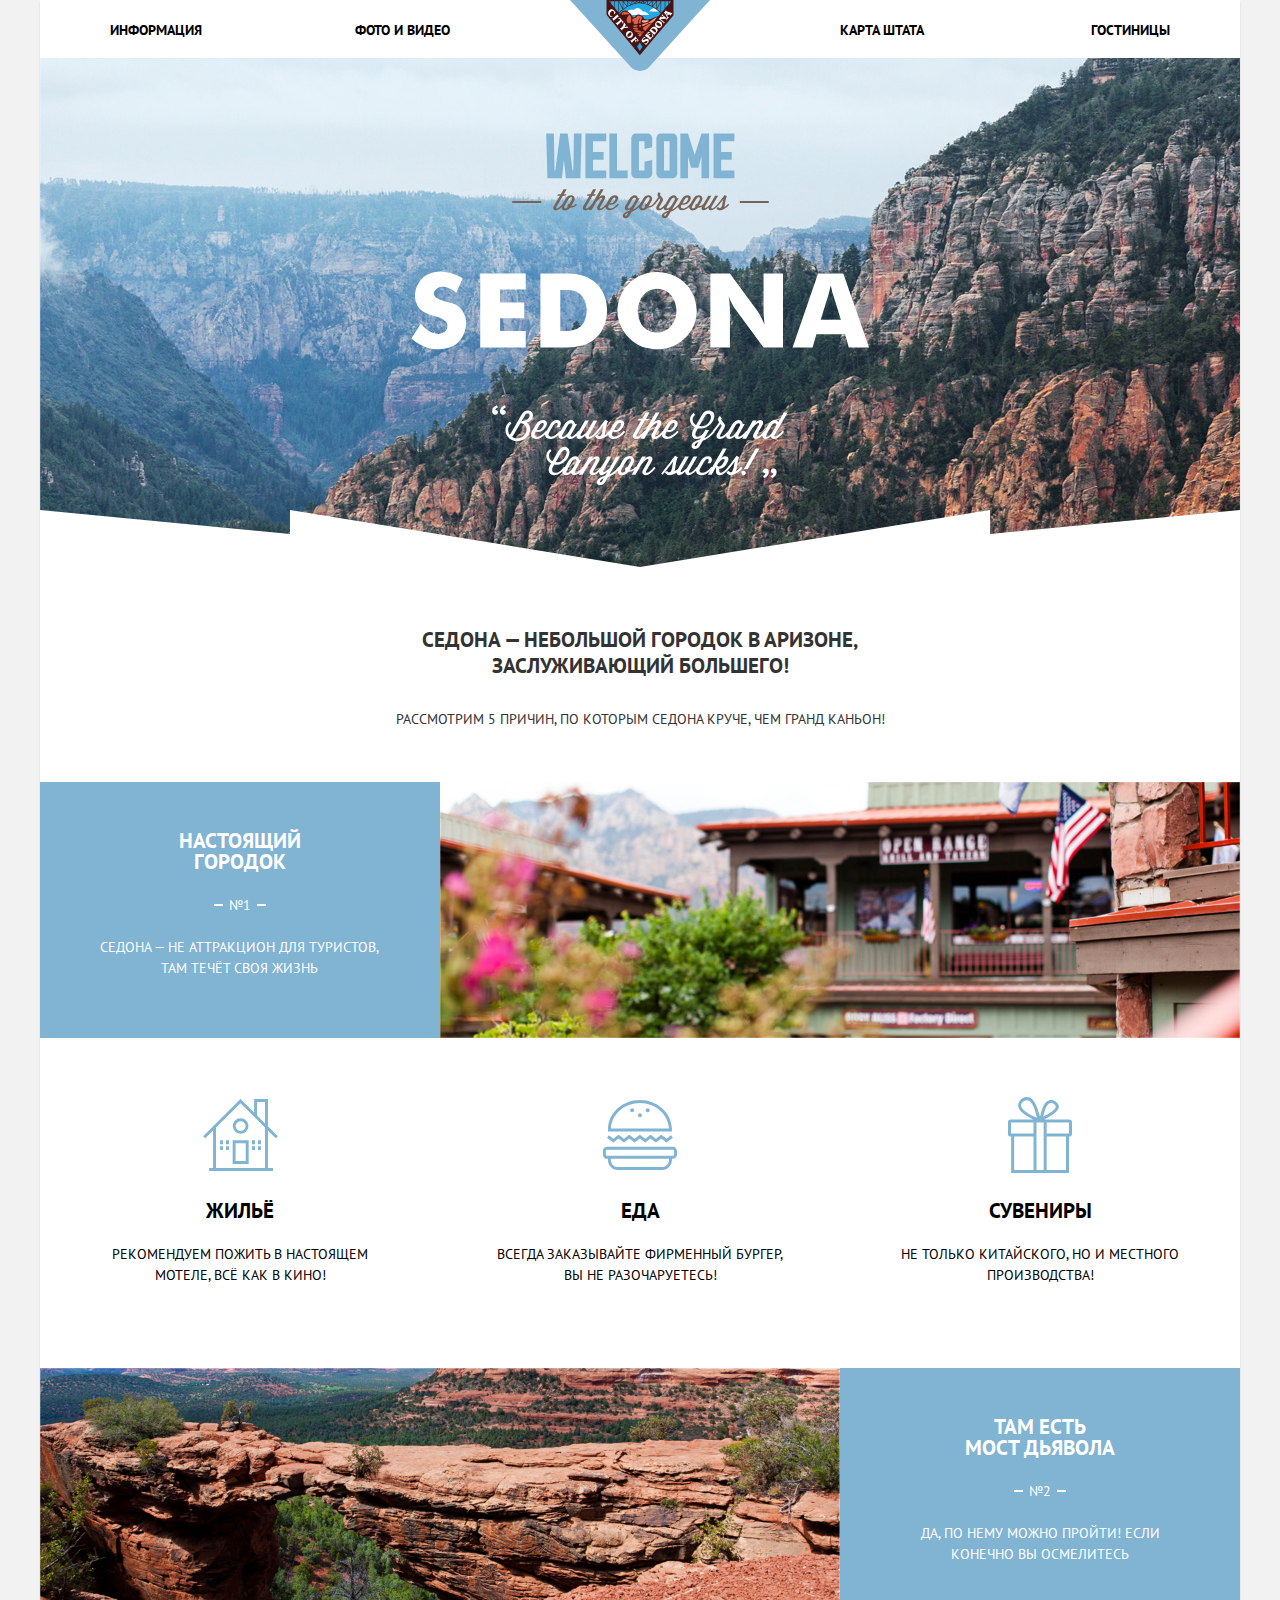
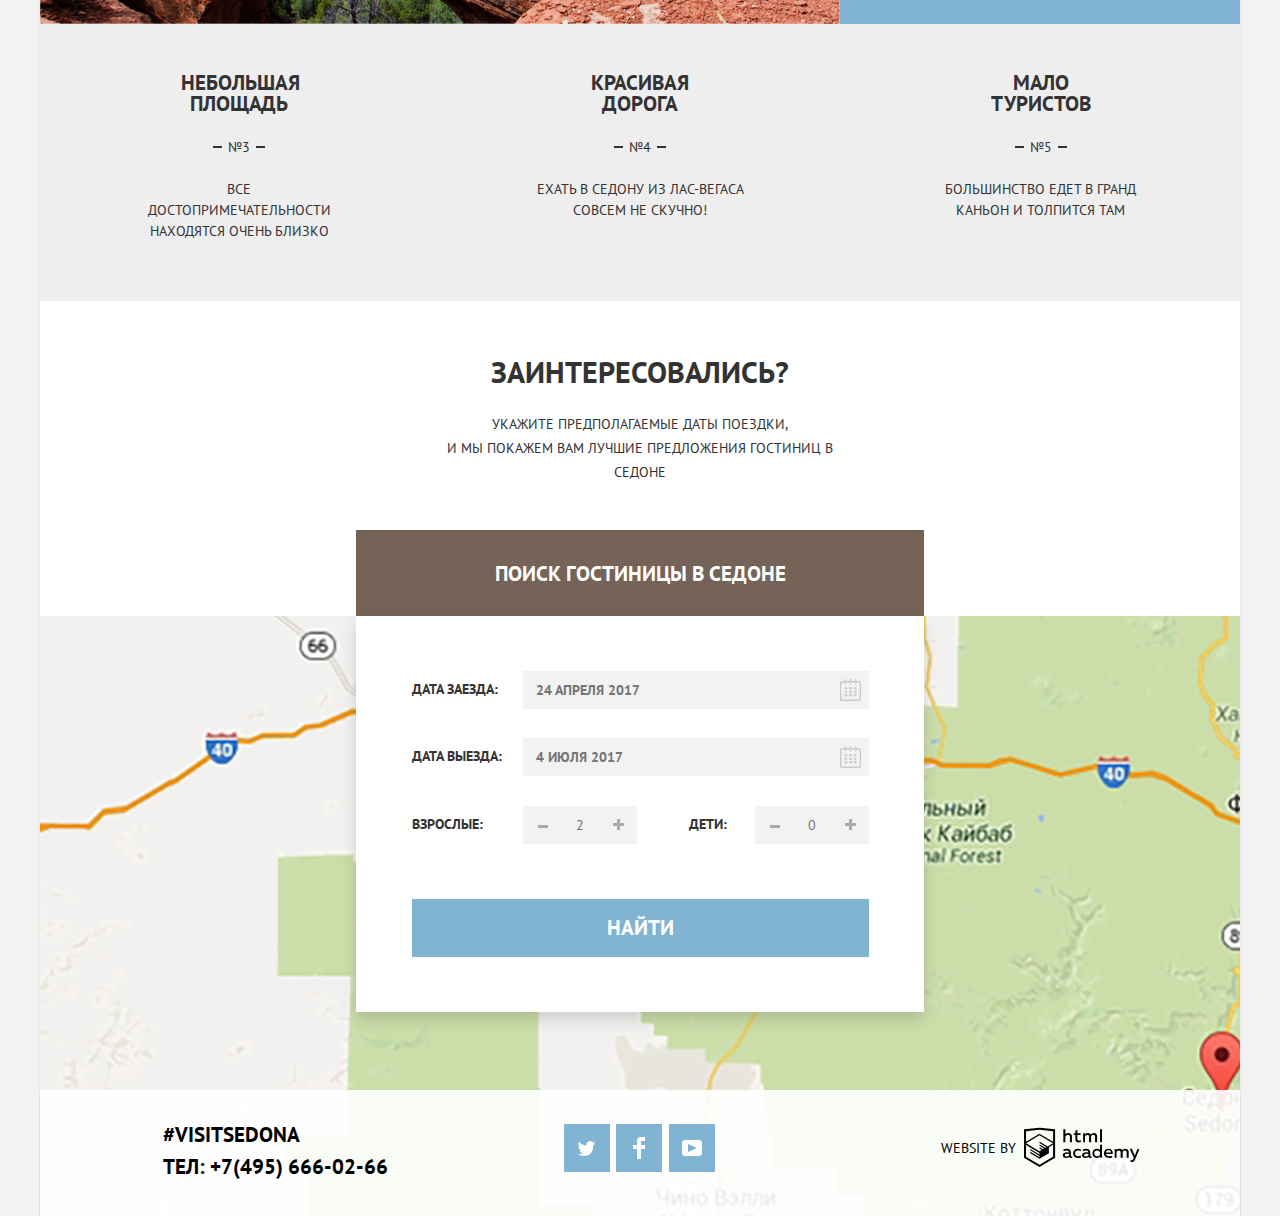
<file: index.html>
<!DOCTYPE html>
<html lang="ru">
   <head>
      <meta charset="utf-8">
      <title>HTML Academy: Седона</title>
      <link rel="stylesheet" href="https://fonts.googleapis.com/css?family=PT+Sans:400,700&display=swap&subset=cyrillic">
      <link rel="stylesheet" href="css/normalize.css">
      <link rel="stylesheet" href="css/style-mini.css">
   </head>
   <body>
      <header class="main-header container">
         <nav class="main-navigation">
            <a class="main-header-logo"><img src="img/logo.svg" width="140" height="71" alt="Логотип Siti of Sedona"></a>
            <ul class="site-navigation">
               <li><a href="">Информация</a></li>
               <li><a href="">Фото и видео</a></li>
               <li><a href="">Карта штата</a></li>
               <li><a href="hotels.html">Гостиницы</a></li>
            </ul>
         </nav>
      </header>
      <main class="container">
         <section class="greeting">
            <h2 class="visually-hidden"> Приветствие</h2>
            <img src="img/welcome.svg" width="459" height="353" alt="Приветственная надпись">
         </section>
         <section class="description">
            <h2 class="visually-hidden">Описание</h2>
            <p class="description-title">Седона — небольшой городок в Аризоне,
               заслуживающий большего!
            </p>
            <p class="description-text">Рассмотрим 5 причин, по которым Седона круче, чем гранд каньон!</p>
         </section>
         <section class="advantages">
            <ol class="advantages-list">
               <li class="advantages-item reason-1">
                  <h3>Настоящий городок </h3>
                  <p class="figure">№1</p>
                  <p>Седона — не аттракцион для туристов, там течёт своя жизнь</p>
                  <img src="img/feature-picture1.jpg" width="800" height="256" alt="Фотография города">
               </li>
               <li class="advantages-item reason-2">
                  <h3>Там есть<br>мост дьявола</h3>
                  <p class="figure">№2</p>
                  <p>Да, по нему можно пройти! Если конечно вы осмелитесь</p>
                  <img src="img/feature-picture2.jpg" width="800" height="256" alt="Мост дьявола">
               </li>
               <li class="advantages-item reason-3">
                  <h3>Небольшая площадь</h3>
                  <p class="figure figure-black">№3</p>
                  <p>Все достопримечательности находятся очень близко</p>
               </li>
               <li class="advantages-item reason-4">
                  <h3>Красивая дорога</h3>
                  <p class="figure figure-black">№4</p>
                  <p>Ехать в Седону из Лас-Вегаса совсем не скучно!</p>
               </li>
               <li class="advantages-item reason-5">
                  <h3>Мало туристов</h3>
                  <p class="figure figure-black">№5</p>
                  <p>Большинство едет в гранд каньон и толпится там</p>
               </li>
               <li class="features-list-block">
                  <ul class="features-list">
                     <li class="features-item house">
                        <h3>Жильё</h3>
                        <p>Рекомендуем пожить в настоящем мотеле, всё как в кино!</p>
                     </li>
                     <li class="features-item food">
                        <h3>Еда</h3>
                        <p>Всегда заказывайте фирменный бургер, вы не разочаруетесь!</p>
                     </li>
                     <li class="features-item gift">
                        <h3>Сувениры</h3>
                        <p>Не только китайского, но и местного производства!</p>
                     </li>
                  </ul>
               </li>
            </ol>
         </section>
         <section class="form-section">
            <div class="button-form">
               <h2 class="visually-hidden">Поиск гостиницы в седоне</h2>
               <div class="interested-section">
                  <p class="interested-title">Заинтересовались?</p>
                  <p>Укажите предполагаемые даты поездки,<br>
                     и мы покажем вам лучшие предложения гостиниц в Седоне
                  </p>
               </div>
               <button class="button-search-form brown-button button" type="button">Поиск гостиницы в Седоне</button>
            </div>
            <form class="search-form" action="https://echo.htmlacademy.ru" method="post">
               <div class="check-in-date">
                  <label for="check-in-date">Дата заезда:</label>
                  <input type="text" name="check-in" id="check-in-date" value="" placeholder="24 апреля 2017">
                  <button class="calendar" type="button">
                     <svg xmlns="http://www.w3.org/2000/svg" width="21" height="22" viewBox="0 0 21 22">
                        <path d="M19.251 2.025h-2.845V.648c0-.381-.294-.689-.656-.689-.363 0-.656.308-.656.689v1.377h-3.938V.648c0-.381-.294-.689-.655-.689-.363 0-.657.308-.657.689v1.377H5.906V.648c0-.381-.294-.689-.656-.689-.363 0-.657.308-.657.689v1.377H1.75C.784 2.025 0 2.847 0 3.862v16.302C0 21.179.784 22 1.75 22h17.501c.966 0 1.749-.821 1.749-1.836V3.862c0-1.015-.783-1.837-1.749-1.837zm.437 18.139a.448.448 0 0 1-.437.459H1.75a.45.45 0 0 1-.438-.459V3.862a.45.45 0 0 1 .438-.459h2.844v1.378c0 .381.294.689.657.689.362 0 .656-.308.656-.689V3.403h3.938v1.378c0 .381.294.689.657.689.361 0 .655-.308.655-.689V3.403h3.938v1.378c0 .381.293.689.656.689.362 0 .656-.308.656-.689V3.403h2.845c.241 0 .437.206.437.459v16.302z"/>
                        <path d="M4.594 8.225h2.625v2.066H4.594zM4.594 11.668h2.625v2.067H4.594zM4.594 15.112h2.625v2.066H4.594zM9.188 15.112h2.625v2.066H9.188zM9.188 11.668h2.625v2.067H9.188zM9.188 8.225h2.625v2.066H9.188zM13.781 15.112h2.625v2.066h-2.625zM13.781 11.668h2.625v2.067h-2.625zM13.781 8.225h2.625v2.066h-2.625z"/>
                     </svg>
                  </button>
               </div>
               <div class="check-out-date">
                  <label for="check-out-date">Дата выезда:</label>
                  <input type="text" name="check-out" id="check-out-date" value="" placeholder="4 июля 2017">
                  <button class="calendar" type="button">
                     <svg xmlns="http://www.w3.org/2000/svg" width="21" height="22" viewBox="0 0 21 22">
                        <path d="M19.251 2.025h-2.845V.648c0-.381-.294-.689-.656-.689-.363 0-.656.308-.656.689v1.377h-3.938V.648c0-.381-.294-.689-.655-.689-.363 0-.657.308-.657.689v1.377H5.906V.648c0-.381-.294-.689-.656-.689-.363 0-.657.308-.657.689v1.377H1.75C.784 2.025 0 2.847 0 3.862v16.302C0 21.179.784 22 1.75 22h17.501c.966 0 1.749-.821 1.749-1.836V3.862c0-1.015-.783-1.837-1.749-1.837zm.437 18.139a.448.448 0 0 1-.437.459H1.75a.45.45 0 0 1-.438-.459V3.862a.45.45 0 0 1 .438-.459h2.844v1.378c0 .381.294.689.657.689.362 0 .656-.308.656-.689V3.403h3.938v1.378c0 .381.294.689.657.689.361 0 .655-.308.655-.689V3.403h3.938v1.378c0 .381.293.689.656.689.362 0 .656-.308.656-.689V3.403h2.845c.241 0 .437.206.437.459v16.302z"/>
                        <path d="M4.594 8.225h2.625v2.066H4.594zM4.594 11.668h2.625v2.067H4.594zM4.594 15.112h2.625v2.066H4.594zM9.188 15.112h2.625v2.066H9.188zM9.188 11.668h2.625v2.067H9.188zM9.188 8.225h2.625v2.066H9.188zM13.781 15.112h2.625v2.066h-2.625zM13.781 11.668h2.625v2.067h-2.625zM13.781 8.225h2.625v2.066h-2.625z"/>
                     </svg>
                  </button>
               </div>
               <div class="number-of-people">
                  <div class="adult">
                     <label for="number-of-people">Взрослые:</label>
                     <div class="add-reduce">
                        <button class="btn-reduce" type="button" name="reduce" id="reduce-people" value=""></button>
                        <input type="text" name="people" id="number-of-people" placeholder="2">
                        <button class="btn-add" type="button" name="add" id="add-people" value=""></button>
                     </div>
                  </div>
                  <div class="children">
                     <label for="number-of-children">Дети:</label>
                     <div class="add-reduce">
                        <button class="btn-reduce" type="button" name="reduce" id="reduce-children" value=""></button>
                        <input type="text" name="children" id="number-of-children" placeholder="0">
                        <button class="btn-add" type="button" name="add" id="add-children" value=""></button>
                     </div>
                  </div>
               </div>
               <button class="button-to-find blue-button button" type="submit">Найти</button>
            </form>
         </section>
         <section class="map">
            <h2 class="visually-hidden">Карта</h2>
            <iframe src="https://www.google.com/maps/embed?pb=!1m18!1m12!1m3!1d52385.135657646024!2d-111.83015795021039!3d34.85444381543453!2m3!1f0!2f0!3f0!3m2!1i1024!2i768!4f13.1!3m3!1m2!1s0x872da132f942b00d%3A0x5548c523fa6c8efd!2z0KHQtdC00L7QvdCwLCDQkNGA0LjQt9C-0L3QsCA4NjMzNiwg0KHQqNCQ!5e0!3m2!1sru!2sru!4v1585095359726!5m2!1sru!2sru" width="600" height="450" style="border:0;" allowfullscreen="" aria-hidden="false" tabindex="0"></iframe></section>
      </main>
      <footer class="footer main-footer container">
         <p class="footer-contacts"> #visitSEDONA <a href="tel:+74956660266">Тел: +7(495) 666-02-66</a>
         </p>
         <div class="footer-social">
            <ul>
               <li>
                  <a class="button-tw social-button blue-button" href="#">
                     <span class="visually-hidden">Твиттер</span>
                     <svg xmlns="http://www.w3.org/2000/svg" xmlns:xlink="http://www.w3.org/1999/xlink" width="17" height="15" viewBox="0 0 17 15">
                        <path fill="#FFF" d="M10.95.144c1.685-.496 2.984.27 3.577 1.179.673-.231 1.331-.481 2.011-.708a2.345 2.345 0 0 1-.857 1.768c.685.17 1.304-.491 1.304-.491-.169 1-1.006 1.788-1.563 2.024-.231 6.75-3.175 11.217-10.077 11.082h-.446c-.41 0-4.164-.46-4.898-1.887 2.271.196 3.893-.422 4.693-1.177-.96-.3-2.679-.477-2.979-2.95.349.106.564.228 1.19.119C1.705 8.247.374 7.53.448 5.33c.285.328 1.067.536 1.34.472C1.085 5.561-.182 2.442.894.85c1.818 1.854 3.735 3.606 7.152 3.773C8.254 2.33 9.183.793 10.95.144z"/>
                     </svg>
                  </a>
               </li>
               <li>
                  <a class="button-fb social-button blue-button" href="#">
                     <span class="visually-hidden">Фейсбук</span>
                     <svg xmlns="http://www.w3.org/2000/svg" width="12" height="22" viewBox="0 0 12 22">
                        <path fill="#FFF" d="M12 4V0H8a4 4 0 0 0-4 4v4H0v4h4v10h4V12h4V8H8V4h4z"/>
                     </svg>
                  </a>
               </li>
               <li>
                  <a class="button-youtube social-button blue-button" href="#">
                     <span class="visually-hidden">Ютуб</span>
                     <svg xmlns="http://www.w3.org/2000/svg" xmlns:xlink="http://www.w3.org/1999/xlink" width="20" height="16" viewBox="0 0 20 16">
                        <path fill="#FFF" d="M17 0H3C1.35 0 0 1.35 0 3v10c0 1.65 1.35 3 3 3h14c1.65 0 3-1.35 3-3V3c0-1.65-1.35-3-3-3zM6.027 11.998V4.002L15.014 8l-8.987 3.998z"/>
                     </svg>
                  </a>
               </li>
            </ul>
         </div>
         <p class="footer-copyright">
            <span>website by</span>
            <a class="logo-htmla" href="https://htmlacademy.ru/intensive/htmlcss" target="_blank">
               <svg xmlns="http://www.w3.org/2000/svg" data-name="Layer 1" width="115" height="41" viewBox="0 0 113 39">
                  <path fill="black" d="M46.84 28.22a2.07 2.07 0 0 0 .58-.11v1.4a3.41 3.41 0 0 1-1.24.22 1.75 1.75 0 0 1-1.75-1 5.08 5.08 0 0 1-3.3 1.13c-1.59 0-3.06-.87-3.06-2.68 0-2.24 2.08-2.93 3.9-2.93a11.63 11.63 0 0 1 2.28.26v-.31c0-1.09-.8-1.86-2.3-1.86a7.79 7.79 0 0 0-3.15.67v-1.79a10.72 10.72 0 0 1 3.35-.58c2.48 0 4 1.18 4 3.83v3.14a.57.57 0 0 0 .69.61zm-6.76-1.19a1.42 1.42 0 0 0 1.64 1.29 3.56 3.56 0 0 0 2.53-1v-1.51a10.21 10.21 0 0 0-1.9-.22c-1.1.01-2.27.35-2.27 1.45zM53.06 20.62a5.29 5.29 0 0 1 2.7.67v1.79a4.28 4.28 0 0 0-2.42-.73 2.89 2.89 0 1 0 0 5.76 5.26 5.26 0 0 0 2.55-.67v1.8a6.58 6.58 0 0 1-2.9.6 4.42 4.42 0 0 1-4.72-4.54 4.54 4.54 0 0 1 4.79-4.68zM65.84 28.22a2.07 2.07 0 0 0 .58-.11v1.4a3.41 3.41 0 0 1-1.24.22 1.75 1.75 0 0 1-1.75-1 5.08 5.08 0 0 1-3.3 1.13c-1.59 0-3.06-.87-3.06-2.68 0-2.24 2.08-2.93 3.9-2.93a11.63 11.63 0 0 1 2.28.26v-.31c0-1.09-.8-1.86-2.3-1.86a7.79 7.79 0 0 0-3.15.67v-1.79a10.72 10.72 0 0 1 3.35-.58c2.48 0 4 1.18 4 3.83v3.14a.57.57 0 0 0 .69.61zm-6.76-1.19a1.42 1.42 0 0 0 1.64 1.29 3.56 3.56 0 0 0 2.53-1v-1.51a10.21 10.21 0 0 0-1.9-.22c-1.11.01-2.27.35-2.27 1.45zM76.67 16.85v12.76h-1.76v-1.39a4.07 4.07 0 0 1-3.35 1.62 4.62 4.62 0 0 1 0-9.22 4 4 0 0 1 3.15 1.37v-5.14h2zm-4.76 5.48a2.9 2.9 0 0 0 0 5.8 3 3 0 0 0 2.79-1.84v-2.13a3.06 3.06 0 0 0-2.79-1.83zM82.99 20.62c3.48 0 4.68 2.81 4.12 5.34h-6.58c.22 1.57 1.75 2.22 3.35 2.22a6.41 6.41 0 0 0 2.77-.62v1.68a7.5 7.5 0 0 1-3.14.6c-2.68 0-5-1.53-5-4.61a4.39 4.39 0 0 1 4.48-4.61zm.09 1.62a2.39 2.39 0 0 0-2.57 2.26h4.85a2.06 2.06 0 0 0-2.28-2.26zM89.1 29.61v-8.75h1.73v1.09a4 4 0 0 1 2.92-1.33 3 3 0 0 1 2.73 1.4 4.33 4.33 0 0 1 3.06-1.4 3.21 3.21 0 0 1 3.32 3.52v5.47h-2V24.2a1.67 1.67 0 0 0-1.73-1.84 2.94 2.94 0 0 0-2.17 1.18V29.61h-2V24.2a1.67 1.67 0 0 0-1.73-1.84 3.11 3.11 0 0 0-2.32 1.35v5.91h-2zM111.47 20.86h2l-4.1 9.93c-.95 2.28-2.19 3-3.52 3a5 5 0 0 1-1.15-.15v-1.66a3 3 0 0 0 .89.13c.95 0 1.66-.67 2.17-2l.18-.44-4.16-8.82h2.13l3 6.6zM40.66 1.53v5a4 4 0 0 1 2.83-1.2A3.41 3.41 0 0 1 47.1 8.9v5.41h-2V9.15a1.9 1.9 0 0 0-2-2.1 3.08 3.08 0 0 0-2.44 1.46v5.8h-2V1.53h2zM52.43 2.42v3.12h3.17v1.71h-3.17v4c0 1.15.53 1.53 1.66 1.53a4.71 4.71 0 0 0 1.77-.35v1.68a7.14 7.14 0 0 1-2.35.38 2.68 2.68 0 0 1-3-2.88V7.23h-1.6V5.52h1.57V2.88zM58.1 14.29V5.54h1.73v1.09a4 4 0 0 1 2.92-1.33 3 3 0 0 1 2.73 1.4 4.33 4.33 0 0 1 3.06-1.4 3.21 3.21 0 0 1 3.32 3.52v5.47h-2V8.88a1.67 1.67 0 0 0-1.73-1.84 2.94 2.94 0 0 0-2.17 1.18V14.29h-2V8.88a1.67 1.67 0 0 0-1.73-1.84 3.11 3.11 0 0 0-2.32 1.35v5.91h-2zM74.72 1.52h1.95v12.76h-1.95zM15.44.02h-.16L0 1.62v28l15.28 9.09 15.28-9.09v-28zm13.12 28.45l-13.28 7.9L2 28.47V16.99l13.22 7.87v1.43l-9.07-5.4v1.38l9.11 5.47v1.46l-9.1-5.42v1.38l9.11 5.47 9.19-5.5V19.22l4.1-2.45v11.67zm0-13.16l-3.65 2.14-1.68 1-8-4.76v1.38l6.84 4.07h-.06l-.15.09-1 .57-5.64-3.36v1.38l4.45 2.65-1.05.7-3.36-2v1.38l2.21 1.3-2.25 1.35-13.16-7.82 13.17-7.92zm0-1.39L15.21 6.05l-13.2 7.86V3.41l13.28-1.39 13.28 1.39v10.51z"/>
               </svg>
            </a>
         </p>
      </footer>
   </body>
</html>
</file>
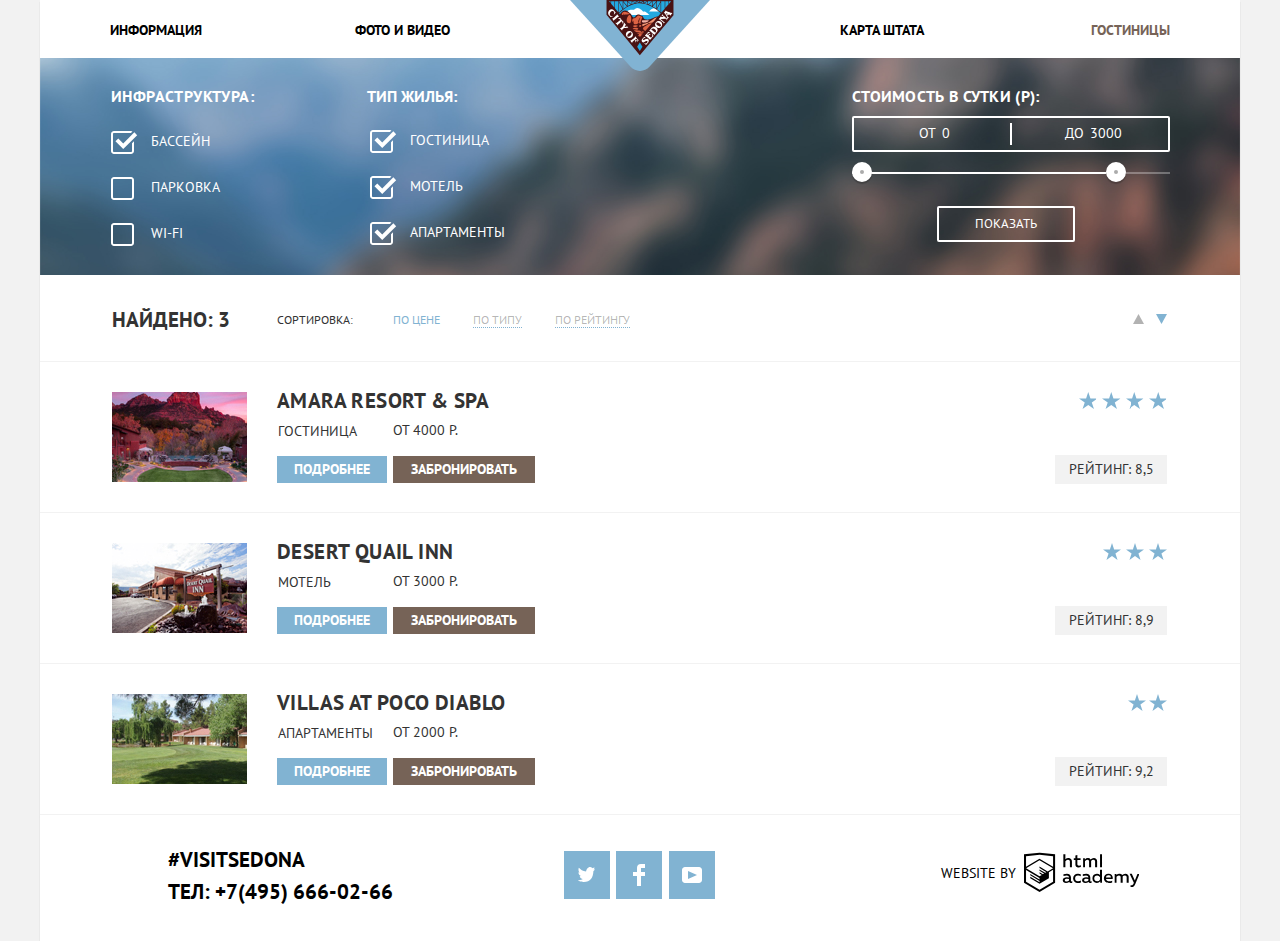
<file: hotels.html>
<!DOCTYPE html>
<html lang="ru">
   <head>
      <meta charset="utf-8">
      <title>HTML Academy: Седона</title>
      <link rel="stylesheet" href="https://fonts.googleapis.com/css?family=PT+Sans:400,700&display=swap&subset=cyrillic">
      <link rel="stylesheet" href="css/normalize.css">
      <link rel="stylesheet" href="css/style-mini.css">
   </head>
   <body class="inner-page">
      <header class="main-header container">
         <nav class="main-navigation">
            <a href="index.html" class="main-header-logo"><img src="img/logo.svg" width="140" height="71" alt="Логотип Siti of Sedona"></a>
            <ul class="site-navigation">
               <li><a href="">Информация</a></li>
               <li><a href="">Фото и видео</a></li>
               <li><a href="">Карта штата</a></li>
               <li><a class="active"> Гостиницы</a></li>
            </ul>
         </nav>
      </header>
      <main class="container">
         <h1 class="visually-hidden">Поиск гостиницы в Седоне</h1>
         <section>
            <h2 class="visually-hidden">Параметры поиска гостиницы</h2>
            <form class="filter"  action="https://echo.htmlacademy.ru" method="get">
               <fieldset class="filter-infrastructure">
                  <legend class="filter-infrastructure-title">Инфраструктура:</legend>
                  <ul>
                     <li class="filter-option">
                        <input class="visually-hidden" type="checkbox" name="pool" id="pool" checked>
                        <label for="pool">Бассейн</label>
                     </li>
                     <li class="filter-option">
                        <input class="visually-hidden" type="checkbox" name="parking" id="parking">
                        <label for="parking">Парковка</label>
                     </li>
                     <li class="filter-option">
                        <input class="visually-hidden" type="checkbox" name="wi-fi" id="wi-fi">
                        <label for="wi-fi">Wi-fi</label>
                     </li>
                  </ul>
               </fieldset>
               <fieldset class="filter-type-of-housing">
                  <legend class="filter-type-of-housing-title">Тип жилья:</legend>
                  <ul>
                     <li class="filter-option">
                        <input class="visually-hidden" type="checkbox" name="hotel" id="hotel" checked>
                        <label for="hotel">Гостиница</label>
                     </li>
                     <li class="filter-option">
                        <input class="visually-hidden" type="checkbox" name="motel" id="motel" checked>
                        <label for="motel">Мотель</label>
                     </li>
                     <li class="filter-option">
                        <input class="visually-hidden" type="checkbox" name="apartments" id="apartments" checked>
                        <label for="apartments">Апартаменты</label>
                     </li>
                  </ul>
               </fieldset>
               <fieldset class="filter-range">
                  <legend class="filter-range-title">Стоимость в сутки (Р):</legend>
                  <div class="price-controls">
                     <label class="min-price">от <input type="text" name="min-price" value="0"></label>
                     <label class="max-price">до <input type="text" name="max-price" value="3000"></label>
                  </div>
                  <div class="range-controls">
                     <div class="scale">
                        <div class="bar"></div>
                     </div>
                     <div class="range-toggle range-toggle-min"></div>
                     <div class="range-toggle range-toggle-max"></div>
                  </div>
                  <button class="btn-transparent" type="submit">Показать</button>
               </fieldset>
            </form>
         </section>
         <div class="found">
            <p>Найдено: 3</p>
            <div class="sorting">
               <h3>Cортировка:</h3>
               <ul class="sorting-list">
                  <li class="sorting-by-price active">
                     <a href="">По цене</a>
                  </li>
                  <li class="sorting-by-type">
                     <a href="">По типу</a>
                  </li>
                  <li class="sorting-by-rating">
                     <a href="">По рейтингу</a>
                  </li>
                  <li class="ascending-sort">
                     <a href="" aria-label="По возрастанию">
                        <svg xmlns="http://www.w3.org/2000/svg" width="11" height="10" viewBox="0 0 11 10">
                           <path fill="rgba(0, 0, 0, 0.3)" d="M5.5 0L0 10h11z"/>
                        </svg>
                     </a>
                  </li>
                  <li class="descending-sort">
                     <a href="" aria-label="По убыванию">
                        <svg xmlns="http://www.w3.org/2000/svg" width="11" height="10" viewBox="0 0 11 10">
                           <path class="active" fill="rgba(0, 0, 0, 0.3)" d="M5.5 10L0 0h11"/>
                        </svg>
                     </a>
                  </li>
               </ul>
            </div>
         </div>
         <section>
            <ul class="catalog-list">
               <li class="catalog-item">
                  <p>
                     <a href=""><img src="img/hotel-picture-1.jpg" width="135" height="90" alt="Фотография Amara Resort & Spa"></a>
                  </p>
                  <div class="hotel-details">
                     <h2>Amara Resort & Spa</h2>
                     <table>
                        <tr>
                           <td><span class="catalog-category">Гостиница</span></td>
                           <td><span class="catalog-item-price">От 4000 р.</span></td>
                        </tr>
                     </table>
                     <a class="more-detailed blue-button button" href="#">Подробнее</a>
                     <a class="to-book brown-button button" href="#">Забронировать</a>
                  </div>
                  <div class="stars-rating">
                     <div class="stars four-stars"></div>
                     <span class="rating">Рейтинг: 8,5</span>
                  </div>
               </li>
               <li class="catalog-item">
                  <p>
                     <a href=""><img src="img/hotel-picture-2.jpg" width="135" height="90" alt="Фотография Desert Quail Inn"></a>
                  </p>
                  <div class="hotel-details">
                     <h2>Desert Quail Inn</h2>
                     <table>
                        <tr>
                           <td><span class="catalog-category">Мотель</span></td>
                           <td><span class="catalog-item-price">От 3000 р.</span></td>
                        </tr>
                     </table>
                     <a class="more-detailed blue-button button" href="#">Подробнее</a>
                     <a class="to-book brown-button button" href="#">Забронировать</a>
                  </div>
                  <div class="stars-rating">
                     <div class="stars three-stars"></div>
                     <span class="rating">Рейтинг: 8,9</span>
                  </div>
               </li>
               <li class="catalog-item">
                  <p>
                     <a href=""><img src="img/hotel-picture-3.jpg" width="135" height="90" alt="Villas at Poco Diablo"></a>
                  </p>
                  <div class="hotel-details">
                     <h2>Villas at Poco Diablo</h2>
                     <table>
                        <tr>
                           <td><span class="catalog-category">Апартаменты</span></td>
                           <td><span class="catalog-item-price">От 2000 р.</span></td>
                        </tr>
                     </table>
                     <a class="more-detailed blue-button button" href="#">Подробнее</a>
                     <a class="to-book brown-button button" href="#">Забронировать</a>
                  </div>
                  <div class="stars-rating">
                     <div class="stars two-stars"></div>
                     <span class="rating">Рейтинг: 9,2</span>
                  </div>
               </li>
            </ul>
         </section>
      </main>
      <footer class="footer footer-hotels container">
         <p class="footer-contacts"> #visitSEDONA <a href="tel:+74956660266">Тел: +7(495) 666-02-66</a>
         </p>
         <div class="footer-social footer-social-hotels">
            <ul>
               <li>
                  <a class="button-tw social-button blue-button" href="#">
                     <span class="visually-hidden">Твиттер</span>
                     <svg xmlns="http://www.w3.org/2000/svg" xmlns:xlink="http://www.w3.org/1999/xlink" width="17" height="15" viewBox="0 0 17 15">
                        <path fill="#FFF" d="M10.95.144c1.685-.496 2.984.27 3.577 1.179.673-.231 1.331-.481 2.011-.708a2.345 2.345 0 0 1-.857 1.768c.685.17 1.304-.491 1.304-.491-.169 1-1.006 1.788-1.563 2.024-.231 6.75-3.175 11.217-10.077 11.082h-.446c-.41 0-4.164-.46-4.898-1.887 2.271.196 3.893-.422 4.693-1.177-.96-.3-2.679-.477-2.979-2.95.349.106.564.228 1.19.119C1.705 8.247.374 7.53.448 5.33c.285.328 1.067.536 1.34.472C1.085 5.561-.182 2.442.894.85c1.818 1.854 3.735 3.606 7.152 3.773C8.254 2.33 9.183.793 10.95.144z"/>
                     </svg>
                  </a>
               </li>
               <li>
                  <a class="button-fb social-button blue-button" href="#">
                     <span class="visually-hidden">Фейсбук</span>
                     <svg xmlns="http://www.w3.org/2000/svg" width="12" height="22" viewBox="0 0 12 22">
                        <path fill="#FFF" d="M12 4V0H8a4 4 0 0 0-4 4v4H0v4h4v10h4V12h4V8H8V4h4z"/>
                     </svg>
                  </a>
               </li>
               <li>
                  <a class="button-youtube social-button blue-button" href="#">
                     <span class="visually-hidden">Ютуб</span>
                     <svg xmlns="http://www.w3.org/2000/svg" xmlns:xlink="http://www.w3.org/1999/xlink" width="20" height="16" viewBox="0 0 20 16">
                        <path fill="#FFF" d="M17 0H3C1.35 0 0 1.35 0 3v10c0 1.65 1.35 3 3 3h14c1.65 0 3-1.35 3-3V3c0-1.65-1.35-3-3-3zM6.027 11.998V4.002L15.014 8l-8.987 3.998z"/>
                     </svg>
                  </a>
               </li>
            </ul>
         </div>
         <p class="footer-copyright">
            <span>website by</span>
            <a class="logo-htmla" href="https://htmlacademy.ru/intensive/htmlcss" target="_blank">
               <svg xmlns="http://www.w3.org/2000/svg" data-name="Layer 1" width="115" height="41" viewBox="0 0 113 39">
                  <path fill="black" d="M46.84 28.22a2.07 2.07 0 0 0 .58-.11v1.4a3.41 3.41 0 0 1-1.24.22 1.75 1.75 0 0 1-1.75-1 5.08 5.08 0 0 1-3.3 1.13c-1.59 0-3.06-.87-3.06-2.68 0-2.24 2.08-2.93 3.9-2.93a11.63 11.63 0 0 1 2.28.26v-.31c0-1.09-.8-1.86-2.3-1.86a7.79 7.79 0 0 0-3.15.67v-1.79a10.72 10.72 0 0 1 3.35-.58c2.48 0 4 1.18 4 3.83v3.14a.57.57 0 0 0 .69.61zm-6.76-1.19a1.42 1.42 0 0 0 1.64 1.29 3.56 3.56 0 0 0 2.53-1v-1.51a10.21 10.21 0 0 0-1.9-.22c-1.1.01-2.27.35-2.27 1.45zM53.06 20.62a5.29 5.29 0 0 1 2.7.67v1.79a4.28 4.28 0 0 0-2.42-.73 2.89 2.89 0 1 0 0 5.76 5.26 5.26 0 0 0 2.55-.67v1.8a6.58 6.58 0 0 1-2.9.6 4.42 4.42 0 0 1-4.72-4.54 4.54 4.54 0 0 1 4.79-4.68zM65.84 28.22a2.07 2.07 0 0 0 .58-.11v1.4a3.41 3.41 0 0 1-1.24.22 1.75 1.75 0 0 1-1.75-1 5.08 5.08 0 0 1-3.3 1.13c-1.59 0-3.06-.87-3.06-2.68 0-2.24 2.08-2.93 3.9-2.93a11.63 11.63 0 0 1 2.28.26v-.31c0-1.09-.8-1.86-2.3-1.86a7.79 7.79 0 0 0-3.15.67v-1.79a10.72 10.72 0 0 1 3.35-.58c2.48 0 4 1.18 4 3.83v3.14a.57.57 0 0 0 .69.61zm-6.76-1.19a1.42 1.42 0 0 0 1.64 1.29 3.56 3.56 0 0 0 2.53-1v-1.51a10.21 10.21 0 0 0-1.9-.22c-1.11.01-2.27.35-2.27 1.45zM76.67 16.85v12.76h-1.76v-1.39a4.07 4.07 0 0 1-3.35 1.62 4.62 4.62 0 0 1 0-9.22 4 4 0 0 1 3.15 1.37v-5.14h2zm-4.76 5.48a2.9 2.9 0 0 0 0 5.8 3 3 0 0 0 2.79-1.84v-2.13a3.06 3.06 0 0 0-2.79-1.83zM82.99 20.62c3.48 0 4.68 2.81 4.12 5.34h-6.58c.22 1.57 1.75 2.22 3.35 2.22a6.41 6.41 0 0 0 2.77-.62v1.68a7.5 7.5 0 0 1-3.14.6c-2.68 0-5-1.53-5-4.61a4.39 4.39 0 0 1 4.48-4.61zm.09 1.62a2.39 2.39 0 0 0-2.57 2.26h4.85a2.06 2.06 0 0 0-2.28-2.26zM89.1 29.61v-8.75h1.73v1.09a4 4 0 0 1 2.92-1.33 3 3 0 0 1 2.73 1.4 4.33 4.33 0 0 1 3.06-1.4 3.21 3.21 0 0 1 3.32 3.52v5.47h-2V24.2a1.67 1.67 0 0 0-1.73-1.84 2.94 2.94 0 0 0-2.17 1.18V29.61h-2V24.2a1.67 1.67 0 0 0-1.73-1.84 3.11 3.11 0 0 0-2.32 1.35v5.91h-2zM111.47 20.86h2l-4.1 9.93c-.95 2.28-2.19 3-3.52 3a5 5 0 0 1-1.15-.15v-1.66a3 3 0 0 0 .89.13c.95 0 1.66-.67 2.17-2l.18-.44-4.16-8.82h2.13l3 6.6zM40.66 1.53v5a4 4 0 0 1 2.83-1.2A3.41 3.41 0 0 1 47.1 8.9v5.41h-2V9.15a1.9 1.9 0 0 0-2-2.1 3.08 3.08 0 0 0-2.44 1.46v5.8h-2V1.53h2zM52.43 2.42v3.12h3.17v1.71h-3.17v4c0 1.15.53 1.53 1.66 1.53a4.71 4.71 0 0 0 1.77-.35v1.68a7.14 7.14 0 0 1-2.35.38 2.68 2.68 0 0 1-3-2.88V7.23h-1.6V5.52h1.57V2.88zM58.1 14.29V5.54h1.73v1.09a4 4 0 0 1 2.92-1.33 3 3 0 0 1 2.73 1.4 4.33 4.33 0 0 1 3.06-1.4 3.21 3.21 0 0 1 3.32 3.52v5.47h-2V8.88a1.67 1.67 0 0 0-1.73-1.84 2.94 2.94 0 0 0-2.17 1.18V14.29h-2V8.88a1.67 1.67 0 0 0-1.73-1.84 3.11 3.11 0 0 0-2.32 1.35v5.91h-2zM74.72 1.52h1.95v12.76h-1.95zM15.44.02h-.16L0 1.62v28l15.28 9.09 15.28-9.09v-28zm13.12 28.45l-13.28 7.9L2 28.47V16.99l13.22 7.87v1.43l-9.07-5.4v1.38l9.11 5.47v1.46l-9.1-5.42v1.38l9.11 5.47 9.19-5.5V19.22l4.1-2.45v11.67zm0-13.16l-3.65 2.14-1.68 1-8-4.76v1.38l6.84 4.07h-.06l-.15.09-1 .57-5.64-3.36v1.38l4.45 2.65-1.05.7-3.36-2v1.38l2.21 1.3-2.25 1.35-13.16-7.82 13.17-7.92zm0-1.39L15.21 6.05l-13.2 7.86V3.41l13.28-1.39 13.28 1.39v10.51z"/>
               </svg>
            </a>
         </p>
      </footer>
   </body>
</html>
</file>
<file: css/style-mini.css>
html{box-sizing:border-box}*,::after,::before{box-sizing:inherit}body{padding:0;margin:0;font-family:"PT Sans",arial,sans-serif;font-size:14px;line-height:21px;font-weight:400;color:#333;text-transform:uppercase;background-color:#f2f2f2}img{max-width:100%}a{text-decoration:none}.page-wrapper{box-shadow:0 7px 15px 0 rgba(0,1,1,.15)}.visually-hidden:not(:focus):not(:active),input[type=checkbox].visually-hidden,input[type=radio].visually-hidden{position:absolute;width:1px;height:1px;margin:-1px;border:0;padding:0;white-space:nowrap;clip-path:inset(100%);clip:rect(0 0 0 0);overflow:hidden}.container{display:block;width:1200px;margin:0 auto;box-shadow:0 2px 1px 0 rgba(0,1,1,.2)}.greeting{position:relative;background-image:url(../img/background-photo.jpg);background-color:#284156d6;background-position:0 -83px;background-repeat:no-repeat;background-size:1200px 800px;text-align:center;padding-top:75px;padding-bottom:75px;margin:0}.greeting::after{content:"";display:block;width:1200px;height:59px;background-image:url(../img/polygon.svg);position:absolute;bottom:-2px;background-position:50% 100%;background-size:cover}.advantage-item h3{font-weight:700}.button-form{text-align:center;background-color:#fff}.interested-section{width:435px;margin:0 auto;padding-top:53px;padding-bottom:32px;font-size:14px;line-height:24px}.interested-title{font-weight:700;font-size:30px;line-height:36px;padding-bottom:8px;margin:0}.button{font-weight:700;text-align:center;vertical-align:middle;text-transform:uppercase;border:0}.blue-button{color:#fff;background-color:#81b3d2}.blue-button:hover{color:#fff;background-color:#669ec0}.blue-button:active{color:rgba(255,255,255,.3);background-color:#5496bd}.brown-button{color:#fff;background-color:#766357}.brown-button:hover{color:#fff;background-color:#604e43}.brown-button:active{color:rgba(255,255,255,.3);background-color:#503e33}.main-navigation{font-size:14px;line-height:26px;color:#000;background-color:#fff}.main-header-logo{position:absolute;left:50%;transform:translateX(-50%);z-index:2}.site-navigation{display:flex;flex-wrap:wrap;list-style:none;font-weight:700;margin:0;padding:0 70px}.site-navigation li{width:239px;text-align:left;padding:15px 0}.site-navigation li:nth-child(2){margin-right:auto;padding-left:6px}.site-navigation li:nth-child(3){margin-left:auto;margin-right:7px;text-align:right}.site-navigation li:nth-child(4){text-align:right}.site-navigation a{font-size:14px;line-height:26px;color:#000;text-decoration:none;display:inline-block;vertical-align:middle;text-align:center}.site-navigation a:hover{color:#81b3d2}.site-navigation a:active{color:rgba(0,0,0,.3)}.site-navigation .active{color:#766357}.site-navigation:nth-child(4){justify-content:flex-end}.description{background-color:#fff;text-align:center;padding-top:60px;padding-right:20px;padding-left:20px}.description-title{width:440px;font-weight:700;font-size:21px;line-height:26px;margin:0 auto}.description-text{font-size:14px;line-height:26px;margin-top:27px;margin-bottom:0;padding-bottom:50px}.advantages h3{font-size:21px;line-height:21px;margin:0 46px 22px}.advantages-list{list-style:none;display:flex;flex-wrap:wrap;justify-content:space-between;padding:0;margin:0}.figure{margin-top:23px;margin-bottom:21px}.figure::after,.figure::before{content:"";background-color:#fff;display:inline-block;vertical-align:middle;width:9px;height:2px;position:relative;bottom:1px}.figure::before{right:6px}.figure::after{left:6px}.figure-black::after,.figure-black::before{background-color:#333}.features-list-block{order:2;width:100%}.features-list{list-style:none;color:#000;background-color:#fff;display:flex;justify-content:space-between;flex-wrap:wrap;width:100%;padding:59px 55px 68px}.advantages-item,.features-item{text-align:center;width:290px}.features-item::before{content:"";display:block;width:76px;height:76px;margin:0 auto 27px;background-repeat:no-repeat;background-position:50% 50%}.house::before{background-image:url(../img/icon-1.svg)}.food::before{background-image:url(../img/icon-2.svg)}.gift::before{background-image:url(../img/icon-3.svg)}.features-item h3{margin-bottom:23px}.advantages-item{width:400px;padding-top:48px}.reason-1,.reason-2{position:relative;color:#fff;background-color:#81b3d2;width:100%}.reason-1{order:1;padding-right:860px;padding-bottom:45px;padding-left:59px;text-align:center}.reason-1 img{position:absolute;top:0;right:0}.reason-2{padding-right:49px;padding-bottom:45px;padding-left:849px;order:3}.reason-2 img{position:absolute;top:0;left:0}.reason-3,.reason-4,.reason-5{background-color:#eee;order:3;padding-top:48px}.reason-3{padding-right:97px;padding-bottom:45px;padding-left:95px}.reason-4,.reason-5{padding-right:69px;padding-bottom:45px;padding-left:69px}.reason-5{padding-right:76px;padding-left:77px}.form-section{position:relative}.button-search-form{position:relative;width:568px;font-size:21px;line-height:26px;margin:0 auto;padding-top:31px;padding-bottom:29px}.search-form{font-weight:700;position:absolute;top:100%;left:50%;transform:translateX(-50%);background-color:#fff;box-shadow:0 7px 15px 0 rgba(0,1,1,.15);background-size:568px 395px;width:568px;padding:55px 55px 55px 56px}.search-form button[type=button],.search-form input[type=text]{font-size:14px;line-height:26px;box-sizing:border-box;border:0;background-color:#f2f2f2}.check-in-date input,.check-out-date input{position:relative;width:308px;height:38px;padding-left:13px;font-size:14px;font-weight:600;text-transform:inherit}.check-in-date input:active,.check-out-date input:active{background-color:#fff;outline:2px solid #e5e5e5}.add-reduce button[type=button],.add-reduce input[type=text]{width:38px;height:38px;text-align:center;position:relative}.btn-add::after,.btn-add::before,.btn-reduce::after{content:"";position:absolute;width:10px;height:3px;background-color:#a9a9a9;top:50%;left:40%}.btn-add::after,.btn-add::before{width:11px;top:46%;left:38%}.btn-add::after{transform:rotate(90deg)}.btn-reduce:hover::after{background-color:#000}.btn-reduce:active::after{background-color:#81b3d2}.btn-add:hover::after,.btn-add:hover::before{background-color:#000}.btn-add:active::after,.btn-add:active::before{background-color:#81b3d2}.check-in-date,.check-out-date{position:relative;display:flex;align-items:center;margin-bottom:29px}.adult label,.check-in-date label,.check-out-date label{display:inline-block;vertical-align:middle;width:100px;margin-right:11px}.check-out-date{margin-bottom:30px}.calendar{right:0;width:38px;height:38px;border:0;background-color:#f2f2f2}.calendar svg{fill:#cacaca;margin-top:7px}.calendar:hover svg{fill:#000;margin-top:7px}.calendar:active svg{fill:#81b3d2}.adult,.children{display:flex;width:50%;align-items:center}.children label{margin-right:28px;margin-left:auto}.button-to-find{width:457px;height:58px;font-size:21px;line-height:26px}.number-of-people{display:flex;margin-bottom:55px}.add-reduce{display:flex}.map{width:1200px;background-image:url(../img/map.jpg);background-color:#add4b4}.map iframe{width:100%;height:594px}.footer,.footer-social ul{display:flex;justify-content:space-between}.footer{color:#000;background-color:#fff;padding:29px 101px 33px 123px}.main-footer{margin-top:-126px;position:relative;z-index:2;background-color:rgba(255,255,255,.9);align-items:center}.footer-hotels{padding-left:128px}.footer-contacts{font-weight:700;width:270px;display:block;font-size:21px;line-height:32px;margin:0}.footer-contacts a{color:#000;text-decoration:none;display:block}.footer-social{text-align:center;padding-right:50px}.footer-social ul{flex-wrap:wrap;width:151px;margin:0 auto}.footer-social-hotels{padding-top:7px;padding-right:55px}.social-button{display:flex;align-items:center;justify-content:center;width:46px;height:48px;margin-bottom:5px}.social-button:active{background-color:#5496bd}.social-button:active path{fill:rgba(255,255,255,.3)}.button-tw,.social-button{background-color:#81b3d2}.footer-social a:hover{color:#fff;background-color:#669ec0}.footer-copyright{text-align:center;display:flex;align-items:center;margin:0;padding-bottom:5px;padding-left:46px}.footer-copyright a{margin-left:8px;padding-top:5px}.logo-htmla:hover path{fill:#81b3d2}.logo-htmla:active path{fill:#bdbbbc}.filter,.filter legend{font-size:16px;line-height:21px}.filter{display:flex;background-image:url(..//img/filter-background.jpg);background-color:#3c4147;background-size:cover;background-position:50%;padding-top:28px;padding-bottom:6px;padding-left:68px;color:#fff}.filter fieldset{border:0;padding:0}.filter ul,.footer-social ul{list-style:none;padding:0}.filter legend{font-weight:600}.filter-option{font-size:14px;line-height:21px;padding-left:3px;margin-bottom:23px}.filter-infrastructure{margin-left:0}.filter-infrastructure-title{margin-bottom:8px;margin-left:3px;letter-spacing:.4px}.filter-type-of-housing{margin-left:111px}.filter-type-of-housing-title{color:#fff;margin-bottom:7px}.filter-infrastructure input+label::before,.filter-type-of-housing input+label::before{content:"";width:27px;height:23px;background-image:url(../img/checkbox-off.svg);background-repeat:no-repeat;display:inline-block;vertical-align:middle;margin-right:13px}.filter-infrastructure input:checked+label::before,.filter-type-of-housing input:checked+label::before{content:"";background-image:url(../img/checkbox-on.svg);display:inline-block;vertical-align:middle}.filter-infrastructure input:disabled+label::before,.filter-type-of-housing input:disabled+label::before{content:"";background-image:url(../img/checkbox-disabled.svg);display:inline-block;vertical-align:middle}.filter input:focus+label::before{outline:2px solid #e5e5e5}.filter-range{width:318px;color:#fff;text-transform:uppercase;margin-left:345px}.filter-range-title{margin-bottom:9px;letter-spacing:.3px}.price-controls{position:relative;height:36px;margin-bottom:20px;font-size:0;border:2px solid #fff;border-radius:2px}.price-controls::after{content:"";position:absolute;top:50%;left:50%;width:2px;height:22px;background:#fff;transform:translate(-50%,-50%)}.price-controls label{display:inline-flex;align-items:center;font-size:14px;line-height:31px;vertical-align:top;cursor:pointer}.price-controls .max-price,.price-controls .min-price{width:90px;padding-left:65px}.max-price{margin-left:6px}.min-price{margin-right:50px}.price-controls input{color:inherit;background:0 0;border:0;margin:0 0 0 4px}.range-controls{position:relative;margin-bottom:32px}.range-controls .scale{height:2px;background:rgba(255,255,255,.3)}.range-controls .bar{width:80%;height:2px;background:#fff}.range-toggle{position:absolute;top:-10px;width:20px;height:20px;background:#ababab;border:8px solid #fff;border-radius:50%;box-shadow:0 2px 1px 0 rgba(0,1,1,.2);cursor:pointer}.range-toggle:hover{background:#1c4f80;transform:scale(1.1)}.range-toggle-min{left:0}.range-toggle-max{left:80%}.btn-transparent{display:block;margin-left:85px;padding:6px 36px;font-size:13px;line-height:20px;color:#fff;text-transform:uppercase;background:0 0;border:2px solid #fff;border-radius:2px;cursor:pointer}.btn-transparent:hover{color:#000;background:#fff}.found{display:flex;flex-wrap:wrap;align-items:center;background-color:#fff;padding:24px 73px 20px 72px}.found p{font-weight:700;font-size:21px;line-height:26px;margin:0;white-space:nowrap}.found h3{font-weight:400}.sorting,.sorting-list{display:flex;flex-wrap:wrap;flex-grow:1}.found h3,.sorting{font-size:12px;line-height:18px}.sorting{margin-left:47px}.sorting-list{list-style:none}.sorting-list .active{color:#81b3d2;fill:#81b3d2}.sorting-by-price a,.sorting-by-rating a,.sorting-by-type a{text-decoration:none;margin-right:33px}.catalog-list h2:hover,.sorting-by-price a,.sorting-by-rating a:hover,.sorting-by-type a:hover{color:#81b3d2}.sorting-by-rating a,.sorting-by-type a{color:rgba(0,0,0,.3);border-bottom:1px dotted #81b3d2}.sorting-by-rating a:active,.sorting-by-type a:active{color:#000;border:0}.sorting-by-rating{margin-right:470px}.ascending-sort{margin-right:12px;margin-left:auto}.ascending-sort svg,.descending-sort svg{fill:#cacaca}.ascending-sort:hover path,.descending-sort:hover path{fill:#000}.ascending-sort:active path,.descending-sort:active path{fill:#81b3d2}.catalog-list{list-style:none;padding:0;margin:0;background-color:#fff;border-bottom:1px solid #f2f2f2}.catalog-list a{text-decoration:none}.catalog-list h2:active{color:rgba(0,0,0,.3)}.hotel-details{margin-top:-2px;margin-left:30px}.hotel-details h2{margin-bottom:8px;font-size:21px;line-height:21px;letter-spacing:.4px}.hotel-details table{margin-bottom:13px;border-collapse:collapse}.catalog-category{display:inline-block;vertical-align:middle;width:113px}.catalog-item-price{padding-right:5px}.more-detailed,.to-book{width:110px;height:27px;display:inline-block;padding-top:3px}.to-book{width:142px;vertical-align:middle;margin-left:2px}.catalog-item{display:flex;border-top:1px solid #f2f2f2;padding:30px 73px 24px 72px}.catalog-item p,h2{margin:0}.stars,.stars-rating{margin-left:auto}.stars{background-image:url(../img/star.svg);background-repeat:space;height:18px;margin-bottom:49px}.four-stars{width:88px}.three-stars{width:64px}.two-stars{width:39px}.rating{background-color:#f2f2f2;padding:5px 13px 6px 14px;align-self:flex-start}
</file>
